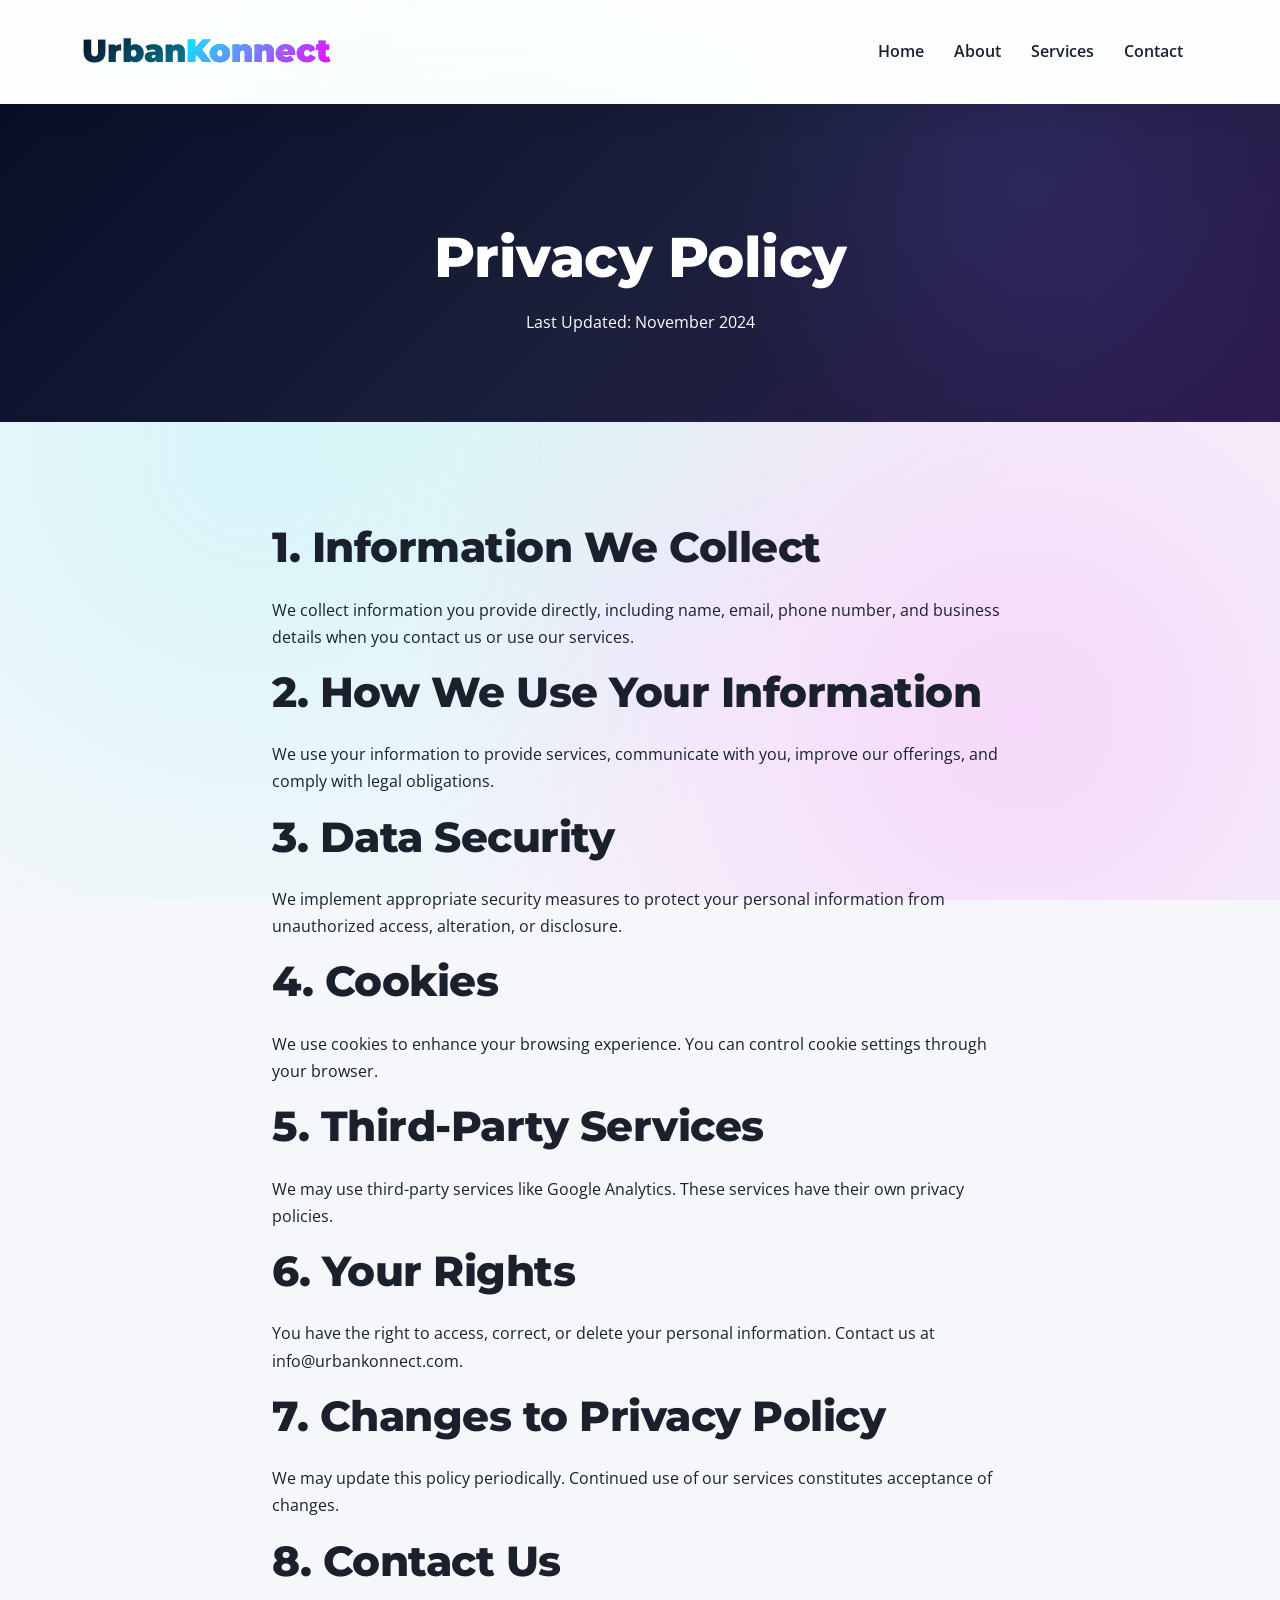
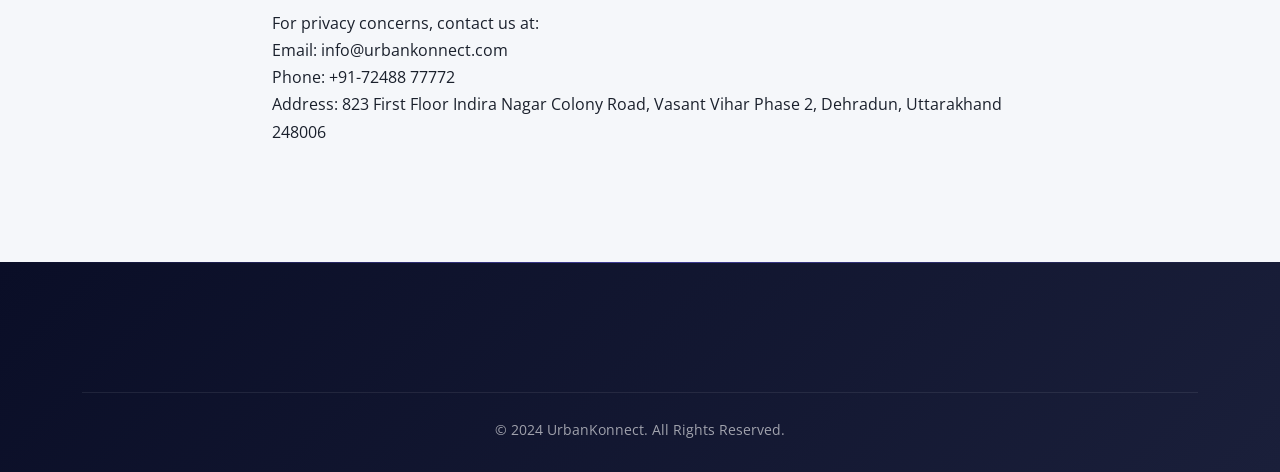
<file: privacy.html>
<!DOCTYPE html>
<html lang="en">
<head>
    <meta charset="UTF-8">
    <meta name="viewport" content="width=device-width, initial-scale=1.0">
    <meta name="description" content="Privacy Policy - UrbanKonnect Digital Marketing Agency. Learn how we protect your data and privacy.">
    <link rel="canonical" href="https://www.urbankonnect.com/privacy.html">
    <title>Privacy Policy | UrbanKonnect</title>
    <link rel="icon" type="image/x-icon" href="images/favicon.ico">
    <link href="https://fonts.googleapis.com/css2?family=Montserrat:wght@400;500;600;700&family=Open+Sans:wght@300;400;600&display=swap" rel="stylesheet">
    <link href="https://cdn.jsdelivr.net/npm/bootstrap@5.3.0/dist/css/bootstrap.min.css" rel="stylesheet">
    <link rel="stylesheet" href="https://cdnjs.cloudflare.com/ajax/libs/font-awesome/6.4.0/css/all.min.css">
    <link rel="stylesheet" href="css/style.css">
</head>
<body>
    <header id="header" class="header">
        <nav class="navbar navbar-expand-lg navbar-light">
            <div class="container">
                <a class="navbar-brand" href="index.html">
                    <span class="logo-text">Urban<span class="highlight">Konnect</span></span>
                </a>
                <button class="navbar-toggler" type="button" data-bs-toggle="collapse" data-bs-target="#navbarNav">
                    <span class="navbar-toggler-icon"></span>
                </button>
                <div class="collapse navbar-collapse" id="navbarNav">
                    <ul class="navbar-nav ms-auto">
                        <li class="nav-item"><a class="nav-link" href="index.html">Home</a></li>
                        <li class="nav-item"><a class="nav-link" href="about.html">About</a></li>
                        <li class="nav-item"><a class="nav-link" href="services.html">Services</a></li>
                        <li class="nav-item"><a class="nav-link" href="contact.html">Contact</a></li>
                    </ul>
                </div>
            </div>
        </nav>
    </header>

    <section class="page-header">
        <div class="container">
            <h1>Privacy Policy</h1>
            <p>Last Updated: November 2024</p>
        </div>
    </section>

    <section class="legal-content py-5">
        <div class="container">
            <div class="row">
                <div class="col-lg-8 mx-auto">
                    <h2>1. Information We Collect</h2>
                    <p>We collect information you provide directly, including name, email, phone number, and business details when you contact us or use our services.</p>

                    <h2>2. How We Use Your Information</h2>
                    <p>We use your information to provide services, communicate with you, improve our offerings, and comply with legal obligations.</p>

                    <h2>3. Data Security</h2>
                    <p>We implement appropriate security measures to protect your personal information from unauthorized access, alteration, or disclosure.</p>

                    <h2>4. Cookies</h2>
                    <p>We use cookies to enhance your browsing experience. You can control cookie settings through your browser.</p>

                    <h2>5. Third-Party Services</h2>
                    <p>We may use third-party services like Google Analytics. These services have their own privacy policies.</p>

                    <h2>6. Your Rights</h2>
                    <p>You have the right to access, correct, or delete your personal information. Contact us at info@urbankonnect.com.</p>

                    <h2>7. Changes to Privacy Policy</h2>
                    <p>We may update this policy periodically. Continued use of our services constitutes acceptance of changes.</p>

                    <h2>8. Contact Us</h2>
                    <p>For privacy concerns, contact us at:<br>
                    Email: info@urbankonnect.com<br>
                    Phone: +91-72488 77772<br>
                    Address: 823 First Floor Indira Nagar Colony Road, Vasant Vihar Phase 2, Dehradun, Uttarakhand 248006</p>
                </div>
            </div>
        </div>
    </section>

    <footer class="footer">
        <div class="container">
            <div class="footer-bottom">
                <p class="copyright text-center">&copy; 2024 UrbanKonnect. All Rights Reserved.</p>
            </div>
        </div>
    </footer>

    <script src="https://cdn.jsdelivr.net/npm/bootstrap@5.3.0/dist/js/bootstrap.bundle.min.js"></script>
    <script src="js/main.js"></script>
</body>
</html>
</file>
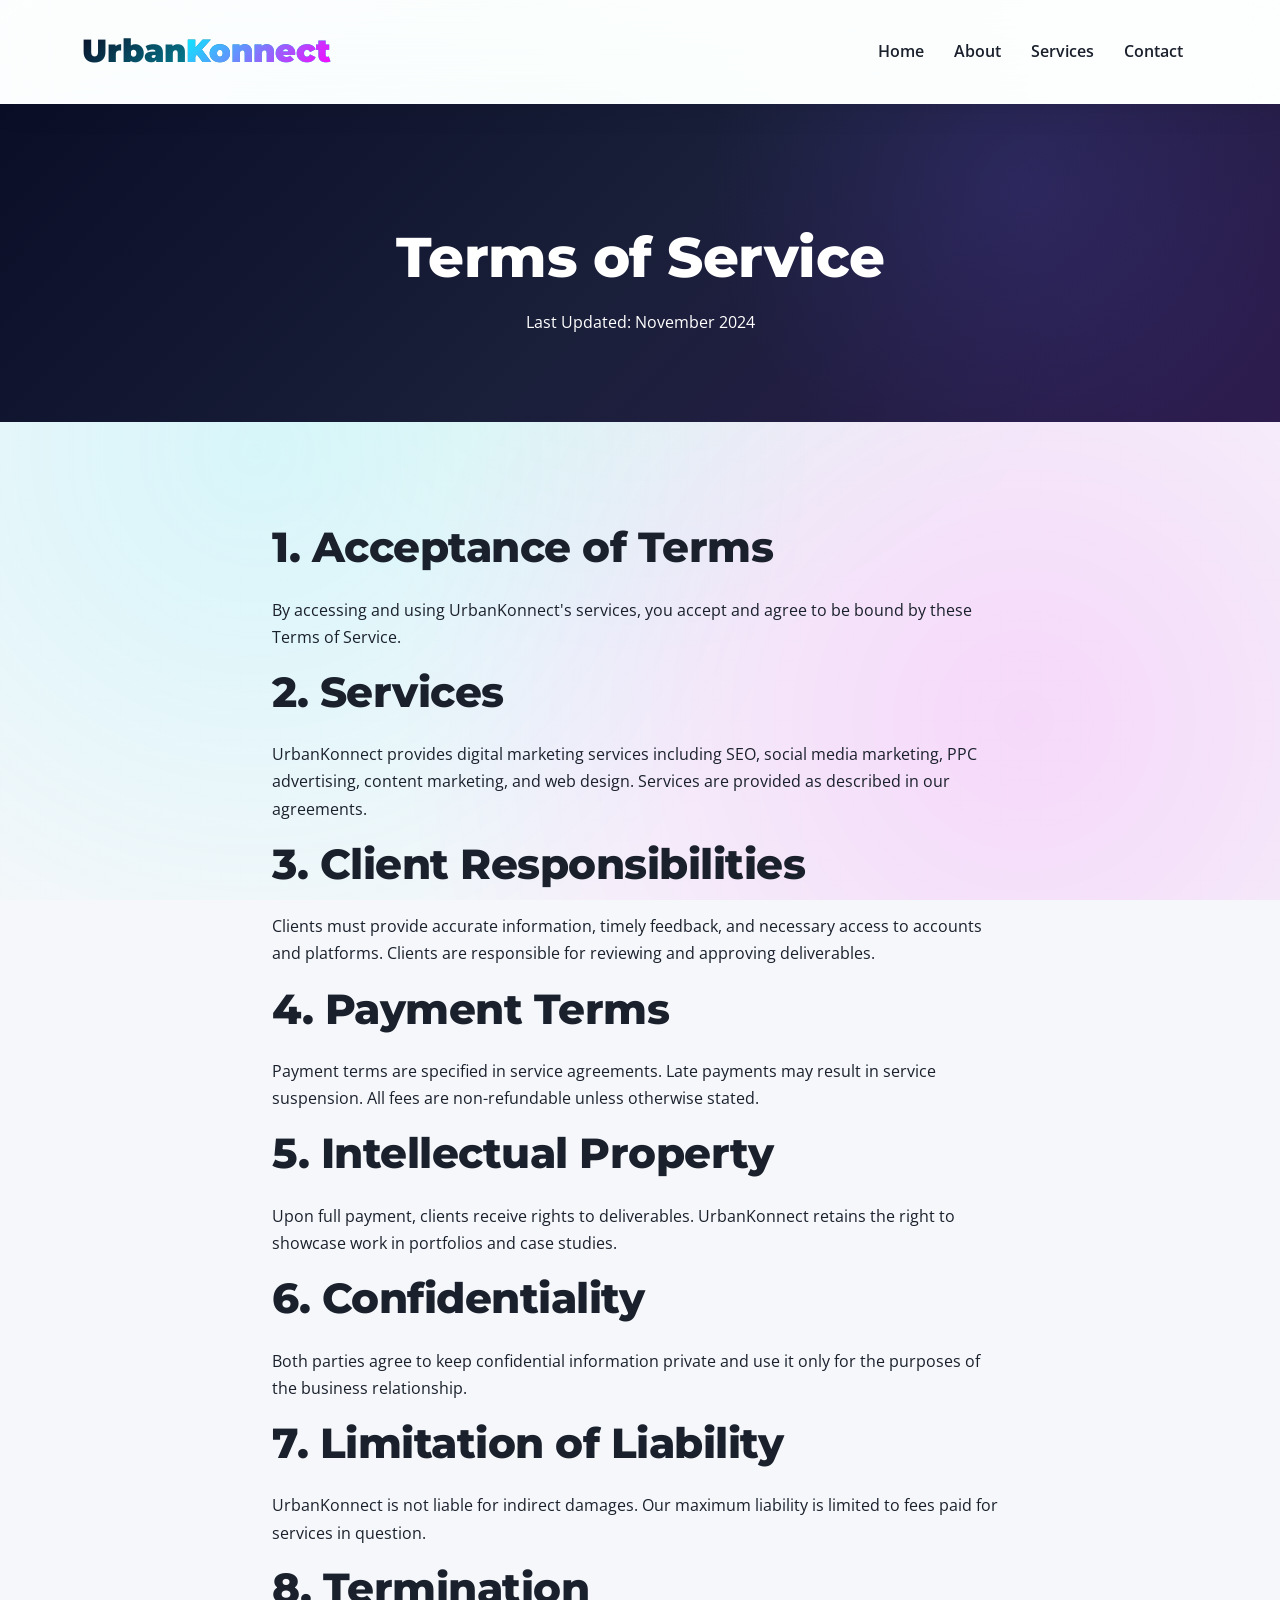
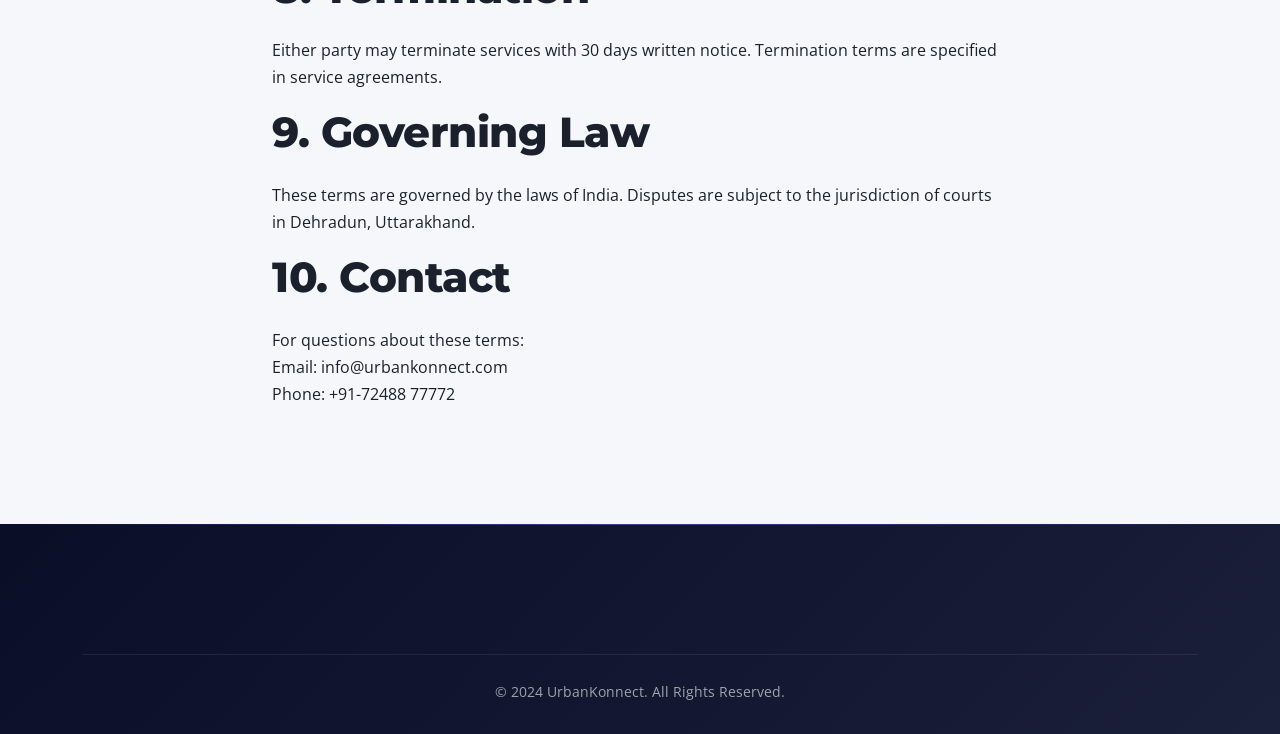
<file: terms.html>
<!DOCTYPE html>
<html lang="en">
<head>
    <meta charset="UTF-8">
    <meta name="viewport" content="width=device-width, initial-scale=1.0">
    <meta name="description" content="Terms of Service - UrbanKonnect Digital Marketing Agency Dehradun.">
    <link rel="canonical" href="https://www.urbankonnect.com/terms.html">
    <title>Terms of Service | UrbanKonnect</title>
    <link rel="icon" type="image/x-icon" href="images/favicon.ico">
    <link href="https://fonts.googleapis.com/css2?family=Montserrat:wght@400;500;600;700&family=Open+Sans:wght@300;400;600&display=swap" rel="stylesheet">
    <link href="https://cdn.jsdelivr.net/npm/bootstrap@5.3.0/dist/css/bootstrap.min.css" rel="stylesheet">
    <link rel="stylesheet" href="https://cdnjs.cloudflare.com/ajax/libs/font-awesome/6.4.0/css/all.min.css">
    <link rel="stylesheet" href="css/style.css">
</head>
<body>
    <header id="header" class="header">
        <nav class="navbar navbar-expand-lg navbar-light">
            <div class="container">
                <a class="navbar-brand" href="index.html">
                    <span class="logo-text">Urban<span class="highlight">Konnect</span></span>
                </a>
                <button class="navbar-toggler" type="button" data-bs-toggle="collapse" data-bs-target="#navbarNav">
                    <span class="navbar-toggler-icon"></span>
                </button>
                <div class="collapse navbar-collapse" id="navbarNav">
                    <ul class="navbar-nav ms-auto">
                        <li class="nav-item"><a class="nav-link" href="index.html">Home</a></li>
                        <li class="nav-item"><a class="nav-link" href="about.html">About</a></li>
                        <li class="nav-item"><a class="nav-link" href="services.html">Services</a></li>
                        <li class="nav-item"><a class="nav-link" href="contact.html">Contact</a></li>
                    </ul>
                </div>
            </div>
        </nav>
    </header>

    <section class="page-header">
        <div class="container">
            <h1>Terms of Service</h1>
            <p>Last Updated: November 2024</p>
        </div>
    </section>

    <section class="legal-content py-5">
        <div class="container">
            <div class="row">
                <div class="col-lg-8 mx-auto">
                    <h2>1. Acceptance of Terms</h2>
                    <p>By accessing and using UrbanKonnect's services, you accept and agree to be bound by these Terms of Service.</p>

                    <h2>2. Services</h2>
                    <p>UrbanKonnect provides digital marketing services including SEO, social media marketing, PPC advertising, content marketing, and web design. Services are provided as described in our agreements.</p>

                    <h2>3. Client Responsibilities</h2>
                    <p>Clients must provide accurate information, timely feedback, and necessary access to accounts and platforms. Clients are responsible for reviewing and approving deliverables.</p>

                    <h2>4. Payment Terms</h2>
                    <p>Payment terms are specified in service agreements. Late payments may result in service suspension. All fees are non-refundable unless otherwise stated.</p>

                    <h2>5. Intellectual Property</h2>
                    <p>Upon full payment, clients receive rights to deliverables. UrbanKonnect retains the right to showcase work in portfolios and case studies.</p>

                    <h2>6. Confidentiality</h2>
                    <p>Both parties agree to keep confidential information private and use it only for the purposes of the business relationship.</p>

                    <h2>7. Limitation of Liability</h2>
                    <p>UrbanKonnect is not liable for indirect damages. Our maximum liability is limited to fees paid for services in question.</p>

                    <h2>8. Termination</h2>
                    <p>Either party may terminate services with 30 days written notice. Termination terms are specified in service agreements.</p>

                    <h2>9. Governing Law</h2>
                    <p>These terms are governed by the laws of India. Disputes are subject to the jurisdiction of courts in Dehradun, Uttarakhand.</p>

                    <h2>10. Contact</h2>
                    <p>For questions about these terms:<br>
                    Email: info@urbankonnect.com<br>
                    Phone: +91-72488 77772</p>
                </div>
            </div>
        </div>
    </section>

    <footer class="footer">
        <div class="container">
            <div class="footer-bottom">
                <p class="copyright text-center">&copy; 2024 UrbanKonnect. All Rights Reserved.</p>
            </div>
        </div>
    </footer>

    <script src="https://cdn.jsdelivr.net/npm/bootstrap@5.3.0/dist/js/bootstrap.bundle.min.js"></script>
    <script src="js/main.js"></script>
</body>
</html>
</file>
<file: css/style.css>
/* UrbanKonnect - Premium 3D Theme */

/* ===== CSS Variables ===== */
:root {
    /* Futuristic Cyberpunk Color Palette */
    --primary-color: #0A0E27;
    --secondary-color: #00F0FF;
    --accent-color: #FF00FF;
    --accent-gold: #FFD700;
    --success-color: #00FF88;
    --warning-color: #FFC107;
    --error-color: #FF0055;
    --bg-color: #F5F7FA;
    --bg-dark: #0A0A14;
    --bg-darker: #05050A;
    --text-color: #1A202C;
    --text-light: #718096;
    --light-gray: #E2E8F0;
    --dark-gray: #4A5568;
    --glass-bg: rgba(0, 240, 255, 0.05);
    --glass-border: rgba(0, 240, 255, 0.2);
    --heading-font: 'Montserrat', sans-serif;
    --body-font: 'Open Sans', sans-serif;

    /* Neon Colors */
    --neon-cyan: #00F0FF;
    --neon-magenta: #FF00FF;
    --neon-green: #00FF88;
    --neon-blue: #0080FF;
    --neon-purple: #8B00FF;

    /* 3D Shadow Variables */
    --shadow-sm: 0 2px 8px rgba(0, 0, 0, 0.1);
    --shadow-md: 0 4px 16px rgba(0, 0, 0, 0.12);
    --shadow-lg: 0 10px 40px rgba(0, 0, 0, 0.15);
    --shadow-xl: 0 20px 60px rgba(0, 0, 0, 0.2);
    --shadow-3d: 0 30px 60px rgba(0, 0, 0, 0.3), 0 15px 30px rgba(0, 0, 0, 0.2);
    --shadow-glow: 0 0 30px rgba(0, 240, 255, 0.5);
    --shadow-glow-magenta: 0 0 30px rgba(255, 0, 255, 0.5);
    --shadow-glow-green: 0 0 30px rgba(0, 255, 136, 0.5);
}

/* ===== Global Styles ===== */
* {
    margin: 0;
    padding: 0;
    box-sizing: border-box;
}

body {
    font-family: var(--body-font);
    font-size: 16px;
    line-height: 1.7;
    color: var(--text-color);
    background-color: var(--bg-color);
    overflow-x: hidden;
    position: relative;
}

/* Futuristic Background Pattern */
body::before {
    content: '';
    position: fixed;
    top: 0;
    left: 0;
    width: 100%;
    height: 100%;
    background:
        radial-gradient(circle at 20% 50%, rgba(0, 240, 255, 0.12) 0%, transparent 50%),
        radial-gradient(circle at 80% 80%, rgba(255, 0, 255, 0.12) 0%, transparent 50%),
        radial-gradient(circle at 50% 20%, rgba(0, 255, 136, 0.08) 0%, transparent 50%);
    z-index: -1;
    pointer-events: none;
}

body::after {
    content: '';
    position: fixed;
    top: 0;
    left: 0;
    width: 100%;
    height: 100%;
    background: url('data:image/svg+xml;utf8,<svg xmlns="http://www.w3.org/2000/svg" width="100" height="100"><defs><pattern id="grid" width="20" height="20" patternUnits="userSpaceOnUse"><path d="M 20 0 L 0 0 0 20" fill="none" stroke="rgba(0,240,255,0.05)" stroke-width="0.5"/></pattern></defs><rect width="100" height="100" fill="url(%23grid)"/></svg>');
    z-index: -1;
    pointer-events: none;
    opacity: 0.3;
}

h1, h2, h3, h4, h5, h6 {
    font-family: var(--heading-font);
    font-weight: 700;
    line-height: 1.2;
    margin-bottom: 1.5rem;
    letter-spacing: -0.5px;
}

h1 { font-size: 56px; font-weight: 800; }
h2 { font-size: 42px; font-weight: 800; }
h3 { font-size: 32px; font-weight: 700; }
h4 { font-size: 24px; font-weight: 700; }

a {
    color: var(--secondary-color);
    text-decoration: none;
    transition: all 0.4s cubic-bezier(0.4, 0, 0.2, 1);
}

a:hover {
    color: var(--accent-color);
}

img {
    max-width: 100%;
    height: auto;
}

.highlight {
    background: linear-gradient(135deg, var(--secondary-color), var(--accent-color));
    -webkit-background-clip: text;
    -webkit-text-fill-color: transparent;
    background-clip: text;
}

/* ===== Gradient Wave Preloader ===== */
#preloader {
    position: fixed;
    top: 0;
    left: 0;
    width: 100%;
    height: 100%;
    background: linear-gradient(135deg, #0f0c29, #302b63, #24243e);
    z-index: 9999;
    display: flex;
    align-items: center;
    justify-content: center;
    overflow: hidden;
}

/* Wave Container */
.wave-container {
    position: absolute;
    top: 0;
    left: 0;
    width: 100%;
    height: 100%;
    overflow: hidden;
}

/* Gradient Waves */
.wave {
    position: absolute;
    bottom: 0;
    left: 0;
    width: 200%;
    height: 100%;
    background-size: 200% 100%;
    opacity: 0.5;
}

.wave-1 {
    background: linear-gradient(90deg,
        rgba(66, 133, 244, 0.3) 0%,
        rgba(138, 43, 226, 0.3) 25%,
        rgba(66, 133, 244, 0.3) 50%,
        rgba(138, 43, 226, 0.3) 75%,
        rgba(66, 133, 244, 0.3) 100%);
    animation: waveFlow1 15s ease-in-out infinite;
    clip-path: polygon(
        0% 60%,
        5% 55%,
        10% 58%,
        15% 52%,
        20% 56%,
        25% 50%,
        30% 54%,
        35% 48%,
        40% 52%,
        45% 46%,
        50% 50%,
        55% 46%,
        60% 52%,
        65% 48%,
        70% 54%,
        75% 50%,
        80% 56%,
        85% 52%,
        90% 58%,
        95% 55%,
        100% 60%,
        100% 100%,
        0% 100%
    );
}

.wave-2 {
    background: linear-gradient(90deg,
        rgba(255, 0, 150, 0.2) 0%,
        rgba(0, 204, 255, 0.2) 25%,
        rgba(255, 0, 150, 0.2) 50%,
        rgba(0, 204, 255, 0.2) 75%,
        rgba(255, 0, 150, 0.2) 100%);
    animation: waveFlow2 12s ease-in-out infinite;
    clip-path: polygon(
        0% 70%,
        5% 65%,
        10% 68%,
        15% 62%,
        20% 66%,
        25% 60%,
        30% 64%,
        35% 58%,
        40% 62%,
        45% 56%,
        50% 60%,
        55% 56%,
        60% 62%,
        65% 58%,
        70% 64%,
        75% 60%,
        80% 66%,
        85% 62%,
        90% 68%,
        95% 65%,
        100% 70%,
        100% 100%,
        0% 100%
    );
}

.wave-3 {
    background: linear-gradient(90deg,
        rgba(0, 255, 255, 0.15) 0%,
        rgba(255, 0, 255, 0.15) 25%,
        rgba(0, 255, 255, 0.15) 50%,
        rgba(255, 0, 255, 0.15) 75%,
        rgba(0, 255, 255, 0.15) 100%);
    animation: waveFlow3 18s ease-in-out infinite;
    clip-path: polygon(
        0% 80%,
        5% 75%,
        10% 78%,
        15% 72%,
        20% 76%,
        25% 70%,
        30% 74%,
        35% 68%,
        40% 72%,
        45% 66%,
        50% 70%,
        55% 66%,
        60% 72%,
        65% 68%,
        70% 74%,
        75% 70%,
        80% 76%,
        85% 72%,
        90% 78%,
        95% 75%,
        100% 80%,
        100% 100%,
        0% 100%
    );
}

.wave-4 {
    background: linear-gradient(90deg,
        rgba(66, 133, 244, 0.1) 0%,
        rgba(138, 43, 226, 0.1) 50%,
        rgba(66, 133, 244, 0.1) 100%);
    animation: waveFlow4 20s ease-in-out infinite;
    clip-path: polygon(
        0% 85%,
        5% 80%,
        10% 83%,
        15% 77%,
        20% 81%,
        25% 75%,
        30% 79%,
        35% 73%,
        40% 77%,
        45% 71%,
        50% 75%,
        55% 71%,
        60% 77%,
        65% 73%,
        70% 79%,
        75% 75%,
        80% 81%,
        85% 77%,
        90% 83%,
        95% 80%,
        100% 85%,
        100% 100%,
        0% 100%
    );
}

@keyframes waveFlow1 {
    0%, 100% {
        transform: translateX(0) translateY(0);
        background-position: 0% 50%;
    }
    50% {
        transform: translateX(-25%) translateY(-10px);
        background-position: 100% 50%;
    }
}

@keyframes waveFlow2 {
    0%, 100% {
        transform: translateX(0) translateY(0);
        background-position: 0% 50%;
    }
    50% {
        transform: translateX(-30%) translateY(-15px);
        background-position: 100% 50%;
    }
}

@keyframes waveFlow3 {
    0%, 100% {
        transform: translateX(0) translateY(0);
        background-position: 0% 50%;
    }
    50% {
        transform: translateX(-20%) translateY(-8px);
        background-position: 100% 50%;
    }
}

@keyframes waveFlow4 {
    0%, 100% {
        transform: translateX(0) translateY(0);
        background-position: 0% 50%;
    }
    50% {
        transform: translateX(-35%) translateY(-5px);
        background-position: 100% 50%;
    }
}

/* Preloader Content */
.preloader-content {
    text-align: center;
    position: relative;
    z-index: 10;
}

/* Logo Text */
.logo-preloader {
    margin-bottom: 30px;
}

.logo-text-preloader {
    font-family: var(--heading-font);
    font-size: 56px;
    font-weight: 900;
    color: #fff;
    text-shadow:
        0 0 20px rgba(255, 255, 255, 0.5),
        0 0 40px rgba(66, 133, 244, 0.3);
    animation: logoFloat 3s ease-in-out infinite;
    white-space: nowrap;
    overflow: visible;
    text-align: center;
    will-change: transform;
    -webkit-transform: translate3d(0, 0, 0);
    transform: translate3d(0, 0, 0);
    -webkit-font-smoothing: antialiased;
    -moz-osx-font-smoothing: grayscale;
}

.highlight-preloader {
    background: linear-gradient(135deg, #4285f4, #8a2be2, #ff0096);
    background-size: 200% 200%;
    -webkit-background-clip: text;
    -webkit-text-fill-color: transparent;
    background-clip: text;
    animation: gradientShift 3s ease-in-out infinite;
}

@keyframes logoFloat {
    0%, 100% {
        transform: translateY(0);
        text-shadow:
            0 0 20px rgba(255, 255, 255, 0.5),
            0 0 40px rgba(66, 133, 244, 0.3);
    }
    50% {
        transform: translateY(-10px);
        text-shadow:
            0 0 30px rgba(255, 255, 255, 0.7),
            0 0 60px rgba(138, 43, 226, 0.5);
    }
}

@keyframes gradientShift {
    0%, 100% {
        background-position: 0% 50%;
    }
    50% {
        background-position: 100% 50%;
    }
}

/* Loading Message */
.loading-text {
    margin-top: 30px;
}

.loading-message {
    font-family: var(--body-font);
    font-size: 18px;
    font-weight: 400;
    color: rgba(255, 255, 255, 0.8);
    letter-spacing: 3px;
    text-transform: uppercase;
    animation: messagePulse 2s ease-in-out infinite;
    margin: 0;
}

@keyframes messagePulse {
    0%, 100% {
        opacity: 0.6;
    }
    50% {
        opacity: 1;
    }
}

/* Preloader Hide Animation */
#preloader.hidden {
    animation: preloaderFadeOut 0.6s cubic-bezier(0.4, 0, 0.2, 1) forwards;
}

@keyframes preloaderFadeOut {
    0% {
        opacity: 1;
        visibility: visible;
    }
    100% {
        opacity: 0;
        visibility: hidden;
    }
}

/* Preloader Responsive Styles */
@media (max-width: 768px) {
    #preloader {
        display: none !important;
    }
}

/* Hero Section Responsive Styles */
@media (max-width: 991px) {
    .hero-image {
        display: none !important;
    }

    .hero-section {
        padding-top: 100px;
    }

    .hero-section .row {
        min-height: auto !important;
        padding: 60px 0 60px 0;
    }

    .hero-section .col-lg-7 {
        max-width: 100%;
        flex: 0 0 100%;
        text-align: center;
    }

    .hero-stats {
        justify-content: center;
    }

    .hero-buttons {
        justify-content: center;
    }
}

@media (max-width: 768px) {
    .hero-section {
        padding-top: 80px;
    }

    .hero-section .row {
        padding: 40px 0 40px 0;
    }

    .hero-title {
        font-size: 32px !important;
    }

    .hero-subtitle {
        font-size: 16px !important;
    }
}

/* ===== Header/Navigation ===== */
.header {
    background: rgba(255, 255, 255, 0.8);
    backdrop-filter: blur(20px);
    -webkit-backdrop-filter: blur(20px);
    box-shadow: 0 4px 30px rgba(0, 0, 0, 0.08);
    border-bottom: 1px solid rgba(255, 255, 255, 0.2);
    position: sticky;
    top: 0;
    z-index: 1000;
    transition: all 0.4s cubic-bezier(0.4, 0, 0.2, 1);
}

.header.scrolled {
    background: rgba(255, 255, 255, 0.95);
    box-shadow: 0 8px 40px rgba(0, 0, 0, 0.12);
}

.navbar {
    padding: 1.2rem 0;
}

.navbar-brand .logo-text {
    font-family: var(--heading-font);
    font-size: 32px;
    font-weight: 900;
    background: linear-gradient(135deg, var(--primary-color), var(--secondary-color));
    -webkit-background-clip: text;
    -webkit-text-fill-color: transparent;
    background-clip: text;
    transition: all 0.4s ease;
}

.navbar-brand:hover .logo-text {
    filter: brightness(1.2);
    transform: scale(1.05);
}

.nav-link {
    font-weight: 600;
    color: var(--text-color) !important;
    margin: 0 15px;
    padding: 8px 0 !important;
    position: relative;
    transition: all 0.4s cubic-bezier(0.4, 0, 0.2, 1);
}

.nav-link::before {
    content: '';
    position: absolute;
    bottom: 0;
    left: 50%;
    width: 0;
    height: 3px;
    background: linear-gradient(90deg, var(--secondary-color), var(--accent-color));
    transform: translateX(-50%);
    transition: width 0.4s cubic-bezier(0.4, 0, 0.2, 1);
    border-radius: 2px;
}

.nav-link:hover::before,
.nav-link.active::before {
    width: 100%;
}

.nav-link:hover,
.nav-link.active {
    color: var(--secondary-color) !important;
}

.nav-btn {
    margin-left: 20px;
    padding: 10px 28px !important;
    border-radius: 50px;
    background: linear-gradient(135deg, var(--secondary-color), var(--accent-color));
    color: #fff !important;
    box-shadow: 0 4px 15px rgba(0, 240, 255, 0.4), 0 0 20px rgba(0, 240, 255, 0.2);
    transition: all 0.4s cubic-bezier(0.4, 0, 0.2, 1);
}

.nav-btn:hover {
    transform: translateY(-2px);
    box-shadow: 0 8px 25px rgba(0, 240, 255, 0.6), 0 0 40px rgba(0, 240, 255, 0.3);
}

/* ===== Premium Buttons ===== */
.btn {
    font-family: var(--heading-font);
    font-weight: 600;
    padding: 14px 35px;
    border-radius: 50px;
    transition: all 0.4s cubic-bezier(0.4, 0, 0.2, 1);
    border: none;
    position: relative;
    overflow: hidden;
    z-index: 1;
}

.btn::before {
    content: '';
    position: absolute;
    top: 0;
    left: 0;
    width: 100%;
    height: 100%;
    background: linear-gradient(135deg, rgba(255, 255, 255, 0.2), transparent);
    opacity: 0;
    transition: opacity 0.4s ease;
    z-index: -1;
}

.btn:hover::before {
    opacity: 1;
}

.btn-primary {
    background: linear-gradient(135deg, var(--secondary-color), var(--accent-color));
    color: #fff;
    box-shadow: 0 8px 20px rgba(0, 240, 255, 0.4), 0 0 30px rgba(0, 240, 255, 0.2);
}

.btn-primary:hover {
    transform: translateY(-3px) scale(1.02);
    box-shadow: 0 15px 35px rgba(0, 240, 255, 0.6), 0 0 50px rgba(0, 240, 255, 0.3);
}

.btn-outline-primary {
    border: 2px solid var(--secondary-color);
    color: var(--secondary-color);
    background: transparent;
    position: relative;
    overflow: hidden;
}

.btn-outline-primary::after {
    content: '';
    position: absolute;
    top: 0;
    left: -100%;
    width: 100%;
    height: 100%;
    background: linear-gradient(135deg, var(--secondary-color), var(--accent-color));
    transition: left 0.4s cubic-bezier(0.4, 0, 0.2, 1);
    z-index: -1;
}

.btn-outline-primary:hover::after {
    left: 0;
}

.btn-outline-primary:hover {
    color: #fff;
    border-color: var(--accent-color);
    transform: translateY(-3px);
}

.btn-outline-light {
    border: 2px solid rgba(255, 255, 255, 0.8);
    color: #fff;
    background: rgba(255, 255, 255, 0.1);
    backdrop-filter: blur(10px);
}

.btn-outline-light:hover {
    background: #fff;
    color: var(--primary-color);
    transform: translateY(-3px);
    box-shadow: 0 10px 30px rgba(255, 255, 255, 0.3);
}

/* ===== Hero Section - Premium 3D ===== */
.hero-section {
    position: relative;
    min-height: 100vh;
    display: flex;
    align-items: center;
    background: linear-gradient(135deg, #0A0E27 0%, #1A1F3A 50%, #2D1B4E 100%);
    color: #fff;
    overflow: hidden;
    padding-top: 80px;
}

/* Animated Background Shapes */
.hero-section::before {
    content: '';
    position: absolute;
    top: -50%;
    right: -10%;
    width: 80%;
    height: 80%;
    background: radial-gradient(circle, rgba(108, 99, 255, 0.15) 0%, transparent 70%);
    border-radius: 50%;
    animation: float 20s ease-in-out infinite;
}

.hero-section::after {
    content: '';
    position: absolute;
    bottom: -30%;
    left: -10%;
    width: 60%;
    height: 60%;
    background: radial-gradient(circle, rgba(255, 0, 255, 0.2) 0%, transparent 70%);
    border-radius: 50%;
    animation: float 25s ease-in-out infinite reverse;
    filter: blur(40px);
}

@keyframes float {
    0%, 100% { transform: translate(0, 0) scale(1); }
    33% { transform: translate(30px, -30px) scale(1.1); }
    66% { transform: translate(-20px, 20px) scale(0.9); }
}

.hero-background {
    position: absolute;
    top: 0;
    left: 0;
    right: 0;
    bottom: 0;
    background: url('/images/hero/gradient-bg.jpg') no-repeat center center;
    background-size: cover;
    opacity: 0.1;
}

.gradient-overlay {
    position: absolute;
    top: 0;
    left: 0;
    right: 0;
    bottom: 0;
    background: linear-gradient(135deg, rgba(10, 10, 20, 0.95) 0%, rgba(20, 5, 30, 0.9) 50%, rgba(5, 5, 20, 0.95) 100%);
}

.hero-section .container {
    position: relative;
    z-index: 2;
}

.hero-title {
    font-size: 68px;
    font-weight: 900;
    margin-bottom: 25px;
    line-height: 1.1;
    background: linear-gradient(135deg, #fff 0%, #00F0FF 50%, #FF00FF 100%);
    -webkit-background-clip: text;
    -webkit-text-fill-color: transparent;
    background-clip: text;
    filter: drop-shadow(0 0 30px rgba(0, 240, 255, 0.5));
}

.hero-subtitle {
    font-size: 22px;
    margin-bottom: 35px;
    opacity: 0.9;
    color: rgba(255, 255, 255, 0.85);
    font-weight: 400;
}

.hero-stats {
    display: flex;
    gap: 40px;
    margin: 35px 0;
}

.stat-item {
    display: flex;
    align-items: center;
    gap: 12px;
    padding: 15px 25px;
    background: rgba(255, 255, 255, 0.05);
    backdrop-filter: blur(10px);
    border-radius: 50px;
    border: 1px solid rgba(255, 255, 255, 0.1);
    transition: all 0.4s cubic-bezier(0.4, 0, 0.2, 1);
}

.stat-item:hover {
    background: rgba(0, 240, 255, 0.1);
    transform: translateY(-5px);
    box-shadow: 0 10px 30px rgba(0, 240, 255, 0.4), 0 0 40px rgba(0, 240, 255, 0.2);
    border-color: rgba(0, 240, 255, 0.3);
}

.stat-item i {
    font-size: 28px;
    background: linear-gradient(135deg, var(--accent-gold), var(--accent-color));
    -webkit-background-clip: text;
    -webkit-text-fill-color: transparent;
    background-clip: text;
}

.hero-buttons {
    display: flex;
    gap: 20px;
    margin-top: 40px;
}

.scroll-indicator {
    position: absolute;
    bottom: 40px;
    left: 50%;
    transform: translateX(-50%);
    z-index: 3;
}

.scroll-indicator a {
    color: #fff;
    font-size: 32px;
    animation: bounce 2s infinite;
    filter: drop-shadow(0 0 10px rgba(108, 99, 255, 0.5));
}

@keyframes bounce {
    0%, 20%, 50%, 80%, 100% { transform: translateY(0); }
    40% { transform: translateY(-15px); }
    60% { transform: translateY(-8px); }
}

/* ===== Section Styles ===== */
.section-tag {
    display: inline-block;
    background: linear-gradient(135deg, var(--secondary-color), var(--accent-color));
    -webkit-background-clip: text;
    -webkit-text-fill-color: transparent;
    background-clip: text;
    font-weight: 700;
    font-size: 14px;
    text-transform: uppercase;
    letter-spacing: 2px;
    margin-bottom: 15px;
    position: relative;
    padding-left: 50px;
}

.section-tag::before {
    content: '';
    position: absolute;
    left: 0;
    top: 50%;
    transform: translateY(-50%);
    width: 40px;
    height: 3px;
    background: linear-gradient(90deg, var(--secondary-color), var(--accent-color));
    border-radius: 2px;
}

.section-title {
    font-size: 48px;
    color: var(--primary-color);
    margin-bottom: 20px;
    letter-spacing: -1px;
}

.section-description {
    font-size: 19px;
    color: var(--text-light);
    max-width: 750px;
    margin: 0 auto;
    line-height: 1.8;
}

section {
    padding: 100px 0;
    position: relative;
}

.bg-light {
    background-color: var(--bg-color) !important;
}

/* ===== 3D Service Cards ===== */
.service-card {
    background: #fff;
    padding: 45px 35px;
    border-radius: 24px;
    box-shadow: var(--shadow-lg);
    transition: all 0.6s cubic-bezier(0.4, 0, 0.2, 1);
    height: 100%;
    position: relative;
    overflow: hidden;
    transform-style: preserve-3d;
    perspective: 1000px;
}

.service-card::before {
    content: '';
    position: absolute;
    top: 0;
    left: 0;
    width: 100%;
    height: 100%;
    background: linear-gradient(135deg, rgba(0, 240, 255, 0.08), rgba(255, 0, 255, 0.08));
    opacity: 0;
    transition: opacity 0.4s ease;
    border-radius: 24px;
}

.service-card:hover::before {
    opacity: 1;
}

.service-card:hover {
    transform: translateY(-20px) rotateX(5deg) rotateY(5deg) scale(1.02);
    box-shadow: var(--shadow-3d), 0 0 50px rgba(0, 240, 255, 0.4), 0 0 80px rgba(0, 240, 255, 0.2);
    border: 1px solid rgba(0, 240, 255, 0.3);
}

.service-icon {
    width: 90px;
    height: 90px;
    background: linear-gradient(135deg, var(--secondary-color), var(--accent-color));
    border-radius: 20px;
    display: flex;
    align-items: center;
    justify-content: center;
    margin: 0 auto 25px;
    font-size: 40px;
    color: #fff;
    box-shadow: 0 10px 30px rgba(0, 240, 255, 0.4), 0 0 40px rgba(0, 240, 255, 0.2);
    transition: all 0.6s cubic-bezier(0.4, 0, 0.2, 1);
    position: relative;
    transform-style: preserve-3d;
}

.service-icon::after {
    content: '';
    position: absolute;
    width: 100%;
    height: 100%;
    background: inherit;
    border-radius: inherit;
    filter: blur(20px);
    opacity: 0.6;
    z-index: -1;
}

.service-card:hover .service-icon {
    transform: rotateY(360deg) scale(1.1);
    box-shadow: 0 15px 40px rgba(0, 240, 255, 0.6), 0 0 60px rgba(0, 240, 255, 0.4);
}

.service-card h3 {
    font-size: 26px;
    margin-bottom: 18px;
    color: var(--primary-color);
}

.service-features {
    list-style: none;
    padding: 0;
    margin: 25px 0;
}

.service-features li {
    padding: 10px 0;
    color: var(--dark-gray);
    display: flex;
    align-items: center;
    gap: 12px;
}

.service-features i {
    color: var(--success-color);
    font-size: 18px;
}

.service-link {
    color: var(--secondary-color);
    font-weight: 700;
    display: inline-flex;
    align-items: center;
    gap: 8px;
    margin-top: 15px;
    position: relative;
}

.service-link::after {
    content: '→';
    transition: transform 0.3s ease;
}

.service-link:hover::after {
    transform: translateX(5px);
}

/* ===== Stats/Achievements with 3D Effect ===== */
.stat-box,
.achievement-card {
    text-align: center;
    padding: 40px 25px;
    background: #fff;
    border-radius: 20px;
    box-shadow: var(--shadow-md);
    transition: all 0.5s cubic-bezier(0.4, 0, 0.2, 1);
    position: relative;
    overflow: hidden;
}

.stat-box::before,
.achievement-card::before {
    content: '';
    position: absolute;
    top: 0;
    left: 0;
    width: 100%;
    height: 4px;
    background: linear-gradient(90deg, var(--secondary-color), var(--accent-color));
}

.stat-box:hover,
.achievement-card:hover {
    transform: translateY(-10px) scale(1.05);
    box-shadow: var(--shadow-xl);
}

.stat-number,
.achievement-number {
    font-size: 54px;
    font-weight: 900;
    background: linear-gradient(135deg, var(--secondary-color), var(--accent-color));
    -webkit-background-clip: text;
    -webkit-text-fill-color: transparent;
    background-clip: text;
    display: block;
    margin-bottom: 10px;
}

.stat-label {
    color: var(--dark-gray);
    font-size: 15px;
    font-weight: 600;
    text-transform: uppercase;
    letter-spacing: 1px;
}

.achievement-icon {
    font-size: 56px;
    background: linear-gradient(135deg, var(--secondary-color), var(--accent-color));
    -webkit-background-clip: text;
    -webkit-text-fill-color: transparent;
    background-clip: text;
    margin-bottom: 20px;
    transition: transform 0.5s ease;
}

.achievement-card:hover .achievement-icon {
    transform: rotateY(360deg) scale(1.2);
}

/* ===== Portfolio Cards with 3D Depth ===== */
.portfolio-card,
.case-study-card {
    background: #fff;
    border-radius: 24px;
    overflow: hidden;
    box-shadow: var(--shadow-lg);
    transition: all 0.6s cubic-bezier(0.4, 0, 0.2, 1);
    height: 100%;
    transform-style: preserve-3d;
}

.portfolio-card:hover,
.case-study-card:hover {
    transform: translateY(-15px) rotateX(3deg);
    box-shadow: var(--shadow-3d);
}

.portfolio-image,
.case-image {
    position: relative;
    overflow: hidden;
    height: 280px;
}

.portfolio-image img,
.case-image img {
    width: 100%;
    height: 100%;
    object-fit: cover;
    transition: transform 0.8s cubic-bezier(0.4, 0, 0.2, 1);
}

.portfolio-card:hover .portfolio-image img,
.case-study-card:hover .case-image img {
    transform: scale(1.15) rotate(2deg);
}

.portfolio-overlay,
.case-overlay {
    position: absolute;
    top: 0;
    left: 0;
    right: 0;
    bottom: 0;
    background: linear-gradient(135deg, rgba(108, 99, 255, 0.95), rgba(255, 107, 157, 0.95));
    display: flex;
    align-items: center;
    justify-content: center;
    opacity: 0;
    transition: opacity 0.4s ease;
    backdrop-filter: blur(10px);
}

.portfolio-card:hover .portfolio-overlay,
.case-study-card:hover .case-overlay {
    opacity: 1;
}

.portfolio-link,
.case-link {
    color: #fff;
    font-weight: 700;
    padding: 12px 30px;
    border: 2px solid #fff;
    border-radius: 50px;
    transition: all 0.3s ease;
    background: rgba(255, 255, 255, 0.1);
    backdrop-filter: blur(10px);
}

.portfolio-link:hover,
.case-link:hover {
    background: #fff;
    color: var(--secondary-color);
    transform: scale(1.1);
}

.portfolio-content,
.case-content {
    padding: 30px;
}

.portfolio-category,
.case-category {
    display: inline-block;
    background: linear-gradient(135deg, var(--secondary-color), var(--accent-color));
    color: #fff;
    padding: 6px 18px;
    border-radius: 50px;
    font-size: 13px;
    font-weight: 700;
    margin-bottom: 12px;
}

.portfolio-results,
.case-results {
    display: flex;
    gap: 15px;
    margin-top: 18px;
    flex-wrap: wrap;
}

.result-badge {
    background: var(--light-gray);
    padding: 8px 16px;
    border-radius: 50px;
    font-size: 13px;
    font-weight: 700;
    color: var(--text-color);
}

.result-badge i {
    color: var(--success-color);
    margin-right: 6px;
}

/* ===== Testimonial Cards - Glassmorphism ===== */
.testimonials-slider .swiper-slide {
    padding: 25px;
}

.testimonial-card {
    background: rgba(255, 255, 255, 0.8);
    backdrop-filter: blur(20px);
    -webkit-backdrop-filter: blur(20px);
    padding: 45px;
    border-radius: 24px;
    box-shadow: var(--shadow-lg);
    border: 1px solid rgba(255, 255, 255, 0.3);
    transition: all 0.5s cubic-bezier(0.4, 0, 0.2, 1);
}

.testimonial-card:hover {
    transform: translateY(-10px);
    box-shadow: var(--shadow-3d);
}

.testimonial-rating {
    color: var(--accent-gold);
    font-size: 20px;
    margin-bottom: 25px;
}

.testimonial-text {
    font-size: 19px;
    font-style: italic;
    color: var(--dark-gray);
    margin-bottom: 30px;
    line-height: 1.8;
}

.testimonial-author {
    display: flex;
    align-items: center;
    gap: 18px;
}

.author-image {
    width: 70px;
    height: 70px;
    border-radius: 50%;
    object-fit: cover;
    border: 3px solid var(--secondary-color);
    box-shadow: 0 5px 20px rgba(108, 99, 255, 0.3);
}

.author-info h4 {
    font-size: 19px;
    margin-bottom: 5px;
    color: var(--primary-color);
}

.author-info p {
    font-size: 14px;
    color: var(--text-light);
    margin: 0;
}

/* Swiper Navigation Buttons - Premium Style */
.testimonials-slider .swiper-button-next,
.testimonials-slider .swiper-button-prev {
    width: 55px;
    height: 55px;
    background: linear-gradient(135deg, var(--secondary-color), var(--accent-color));
    border-radius: 50%;
    box-shadow: 0 5px 20px rgba(108, 99, 255, 0.3);
    color: #fff;
    transition: all 0.4s ease;
}

.testimonials-slider .swiper-button-next:after,
.testimonials-slider .swiper-button-prev:after {
    font-size: 20px;
    font-weight: bold;
}

.testimonials-slider .swiper-button-next:hover,
.testimonials-slider .swiper-button-prev:hover {
    transform: scale(1.1);
    box-shadow: 0 8px 30px rgba(108, 99, 255, 0.5);
}

/* Swiper Pagination - Premium Style */
.testimonials-slider .swiper-pagination-bullet {
    width: 12px;
    height: 12px;
    background: var(--dark-gray);
    opacity: 0.4;
    transition: all 0.3s ease;
}

.testimonials-slider .swiper-pagination-bullet-active {
    background: linear-gradient(135deg, var(--secondary-color), var(--accent-color));
    opacity: 1;
    width: 30px;
    border-radius: 10px;
}

/* ===== Team Cards - 3D Effect ===== */
.team-card {
    background: #fff;
    border-radius: 24px;
    overflow: hidden;
    box-shadow: var(--shadow-lg);
    transition: all 0.6s cubic-bezier(0.4, 0, 0.2, 1);
    transform-style: preserve-3d;
}

.team-card:hover {
    transform: translateY(-15px) rotateX(5deg);
    box-shadow: var(--shadow-3d);
}

.team-image {
    position: relative;
    overflow: hidden;
    height: 320px;
}

.team-image img {
    width: 100%;
    height: 100%;
    object-fit: cover;
    transition: transform 0.8s cubic-bezier(0.4, 0, 0.2, 1);
}

.team-card:hover .team-image img {
    transform: scale(1.1);
}

.team-social {
    position: absolute;
    bottom: 0;
    left: 0;
    right: 0;
    background: linear-gradient(135deg, rgba(108, 99, 255, 0.95), rgba(255, 107, 157, 0.95));
    backdrop-filter: blur(10px);
    display: flex;
    justify-content: center;
    gap: 18px;
    padding: 18px;
    transform: translateY(100%);
    transition: transform 0.4s cubic-bezier(0.4, 0, 0.2, 1);
}

.team-card:hover .team-social {
    transform: translateY(0);
}

.team-social a {
    width: 40px;
    height: 40px;
    background: rgba(255, 255, 255, 0.2);
    backdrop-filter: blur(10px);
    border-radius: 50%;
    display: flex;
    align-items: center;
    justify-content: center;
    color: #fff;
    font-size: 18px;
    transition: all 0.3s ease;
}

.team-social a:hover {
    background: #fff;
    color: var(--secondary-color);
    transform: translateY(-5px) rotate(360deg);
}

.team-info {
    padding: 30px;
    text-align: center;
}

.team-role {
    color: var(--secondary-color);
    font-weight: 700;
    font-size: 15px;
    text-transform: uppercase;
    letter-spacing: 1px;
}

.team-bio {
    font-size: 15px;
    color: var(--dark-gray);
    line-height: 1.6;
}

/* ===== Blog Cards - Premium 3D ===== */
.blog-card {
    background: #fff;
    border-radius: 24px;
    overflow: hidden;
    box-shadow: var(--shadow-lg);
    margin-bottom: 40px;
    transition: all 0.6s cubic-bezier(0.4, 0, 0.2, 1);
    transform-style: preserve-3d;
}

.blog-card:hover {
    transform: translateY(-10px) rotateX(2deg);
    box-shadow: var(--shadow-3d);
}

.blog-image {
    position: relative;
    height: 320px;
    overflow: hidden;
}

.blog-image img {
    width: 100%;
    height: 100%;
    object-fit: cover;
    transition: transform 0.8s cubic-bezier(0.4, 0, 0.2, 1);
}

.blog-card:hover .blog-image img {
    transform: scale(1.1) rotate(2deg);
}

.blog-category {
    position: absolute;
    top: 25px;
    left: 25px;
    background: linear-gradient(135deg, var(--secondary-color), var(--accent-color));
    color: #fff;
    padding: 8px 20px;
    border-radius: 50px;
    font-size: 13px;
    font-weight: 700;
    box-shadow: 0 5px 20px rgba(108, 99, 255, 0.4);
}

.blog-content {
    padding: 35px;
}

.blog-meta {
    display: flex;
    gap: 25px;
    font-size: 14px;
    color: var(--text-light);
    margin-bottom: 18px;
}

.blog-meta span {
    display: flex;
    align-items: center;
    gap: 8px;
}

.blog-meta i {
    color: var(--secondary-color);
}

.blog-content h2 {
    font-size: 28px;
    margin-bottom: 18px;
}

.blog-content h2 a {
    color: var(--primary-color);
    transition: all 0.3s ease;
}

.blog-content h2 a:hover {
    background: linear-gradient(135deg, var(--secondary-color), var(--accent-color));
    -webkit-background-clip: text;
    -webkit-text-fill-color: transparent;
    background-clip: text;
}

/* ===== Sidebar - Glassmorphism ===== */
.blog-sidebar {
    position: sticky;
    top: 120px;
}

.sidebar-widget {
    background: rgba(255, 255, 255, 0.8);
    backdrop-filter: blur(20px);
    padding: 35px;
    border-radius: 20px;
    box-shadow: var(--shadow-md);
    border: 1px solid rgba(255, 255, 255, 0.3);
    margin-bottom: 30px;
}

.widget-title {
    font-size: 22px;
    margin-bottom: 25px;
    padding-bottom: 18px;
    border-bottom: 3px solid transparent;
    border-image: linear-gradient(90deg, var(--secondary-color), var(--accent-color));
    border-image-slice: 1;
}

.category-list {
    list-style: none;
    padding: 0;
}

.category-list li {
    padding: 12px 0;
    border-bottom: 1px solid rgba(0, 0, 0, 0.05);
    transition: all 0.3s ease;
}

.category-list li:last-child {
    border-bottom: none;
}

.category-list li:hover {
    padding-left: 10px;
}

.category-list a {
    display: flex;
    justify-content: space-between;
    color: var(--text-color);
    font-weight: 600;
}

.category-list a:hover {
    color: var(--secondary-color);
}

.recent-post-item {
    display: flex;
    gap: 15px;
    margin-bottom: 20px;
    padding-bottom: 20px;
    border-bottom: 1px solid rgba(0, 0, 0, 0.05);
}

.recent-post-item:last-child {
    border-bottom: none;
}

.recent-post-item img {
    width: 90px;
    height: 90px;
    object-fit: cover;
    border-radius: 12px;
}

.recent-post-content a {
    display: block;
    font-weight: 600;
    margin-bottom: 6px;
    color: var(--primary-color);
    transition: all 0.3s ease;
}

.recent-post-content a:hover {
    color: var(--secondary-color);
}

.post-date {
    font-size: 13px;
    color: var(--text-light);
}

.tag-cloud {
    display: flex;
    flex-wrap: wrap;
    gap: 10px;
}

.tag {
    background: var(--light-gray);
    padding: 8px 18px;
    border-radius: 50px;
    font-size: 13px;
    font-weight: 600;
    color: var(--text-color);
    transition: all 0.3s ease;
}

.tag:hover {
    background: linear-gradient(135deg, var(--secondary-color), var(--accent-color));
    color: #fff;
    transform: translateY(-3px);
}

/* ===== Contact Forms - Premium Glass ===== */
.contact-form-wrapper,
.contact-info-wrapper {
    background: rgba(255, 255, 255, 0.9);
    backdrop-filter: blur(20px);
    padding: 45px;
    border-radius: 24px;
    box-shadow: var(--shadow-lg);
    border: 1px solid rgba(255, 255, 255, 0.3);
}

.form-label {
    font-weight: 700;
    margin-bottom: 10px;
    color: var(--primary-color);
}

.form-control,
.form-select {
    padding: 14px 18px;
    border: 2px solid rgba(0, 0, 0, 0.08);
    border-radius: 12px;
    transition: all 0.3s ease;
    background: rgba(255, 255, 255, 0.8);
}

.form-control:focus,
.form-select:focus {
    border-color: var(--secondary-color);
    box-shadow: 0 0 0 4px rgba(108, 99, 255, 0.1);
    background: #fff;
}

.contact-benefit {
    display: flex;
    gap: 18px;
    margin-bottom: 30px;
    padding: 20px;
    background: rgba(108, 99, 255, 0.05);
    border-radius: 12px;
    transition: all 0.3s ease;
}

.contact-benefit:hover {
    background: rgba(108, 99, 255, 0.08);
    transform: translateX(5px);
}

.contact-benefit i {
    color: var(--secondary-color);
    font-size: 28px;
    min-width: 32px;
}

.contact-benefit h5 {
    font-size: 18px;
    margin-bottom: 6px;
    color: var(--primary-color);
}

.contact-benefit p {
    font-size: 14px;
    color: var(--text-light);
    margin: 0;
}

.contact-info-card {
    background: #fff;
    padding: 45px 35px;
    border-radius: 24px;
    box-shadow: var(--shadow-lg);
    transition: all 0.6s cubic-bezier(0.4, 0, 0.2, 1);
    text-align: center;
}

.contact-info-card:hover {
    transform: translateY(-10px) scale(1.02);
    box-shadow: var(--shadow-3d);
}

.contact-icon {
    width: 80px;
    height: 80px;
    background: linear-gradient(135deg, var(--secondary-color), var(--accent-color));
    border-radius: 20px;
    display: flex;
    align-items: center;
    justify-content: center;
    margin: 0 auto 25px;
    font-size: 35px;
    color: #fff;
    box-shadow: 0 10px 30px rgba(108, 99, 255, 0.3);
    transition: all 0.6s ease;
}

.contact-info-card:hover .contact-icon {
    transform: rotateY(360deg) scale(1.1);
}

.contact-info-card h4 {
    font-size: 24px;
    margin-bottom: 18px;
}

.contact-info-card a {
    color: var(--text-color);
    font-weight: 600;
}

.contact-info-card a:hover {
    color: var(--secondary-color);
}

/* ===== CTA Section - Premium Dark ===== */
.cta-section {
    background: linear-gradient(135deg, #0A0E27 0%, #1A1F3A 50%, #2D1B4E 100%);
    color: #fff;
    position: relative;
    overflow: hidden;
}

.cta-section::before {
    content: '';
    position: absolute;
    top: -50%;
    left: -10%;
    width: 60%;
    height: 150%;
    background: radial-gradient(circle, rgba(108, 99, 255, 0.15) 0%, transparent 70%);
    animation: float 20s ease-in-out infinite;
}

.cta-content {
    max-width: 850px;
    margin: 0 auto;
    position: relative;
    z-index: 2;
}

.cta-content h2 {
    font-size: 48px;
    color: #fff;
    margin-bottom: 25px;
}

.cta-buttons {
    display: flex;
    gap: 20px;
    justify-content: center;
    margin-top: 35px;
    flex-wrap: wrap;
}

.cta-features {
    display: flex;
    justify-content: center;
    gap: 35px;
    flex-wrap: wrap;
    margin-top: 40px;
}

.cta-feature {
    display: flex;
    align-items: center;
    gap: 12px;
}

.cta-feature i {
    background: linear-gradient(135deg, var(--accent-gold), var(--accent-color));
    -webkit-background-clip: text;
    -webkit-text-fill-color: transparent;
    background-clip: text;
    font-size: 24px;
}

/* ===== Footer - Premium Dark ===== */
.footer {
    background: linear-gradient(135deg, #0A0E27 0%, #1A1F3A 100%);
    color: #fff;
    padding: 80px 0 30px;
    position: relative;
}

.footer::before {
    content: '';
    position: absolute;
    top: 0;
    left: 0;
    right: 0;
    height: 1px;
    background: linear-gradient(90deg, transparent, rgba(108, 99, 255, 0.5), transparent);
}

.footer-logo {
    font-family: var(--heading-font);
    font-size: 32px;
    font-weight: 900;
    margin-bottom: 12px;
    background: linear-gradient(135deg, #fff, var(--secondary-color));
    -webkit-background-clip: text;
    -webkit-text-fill-color: transparent;
    background-clip: text;
}

.footer-tagline {
    font-size: 15px;
    background: linear-gradient(90deg, var(--accent-gold), var(--accent-color));
    -webkit-background-clip: text;
    -webkit-text-fill-color: transparent;
    background-clip: text;
    margin-bottom: 18px;
    font-weight: 600;
}

.social-links {
    display: flex;
    gap: 15px;
    margin-top: 25px;
}

.social-links a {
    width: 45px;
    height: 45px;
    background: rgba(255,255,255,0.08);
    backdrop-filter: blur(10px);
    border-radius: 50%;
    display: flex;
    align-items: center;
    justify-content: center;
    color: #fff;
    transition: all 0.4s cubic-bezier(0.4, 0, 0.2, 1);
    border: 1px solid rgba(255, 255, 255, 0.1);
}

.social-links a:hover {
    background: linear-gradient(135deg, var(--secondary-color), var(--accent-color));
    transform: translateY(-5px) rotate(360deg);
    box-shadow: 0 8px 25px rgba(108, 99, 255, 0.4);
}

.footer-heading {
    font-size: 20px;
    margin-bottom: 25px;
    font-weight: 800;
}

.footer-links {
    list-style: none;
    padding: 0;
}

.footer-links li {
    margin-bottom: 12px;
}

.footer-links a {
    color: rgba(255,255,255,0.7);
    transition: all 0.3s ease;
    display: inline-block;
}

.footer-links a:hover {
    color: var(--accent-color);
    transform: translateX(5px);
}

.footer-contact {
    list-style: none;
    padding: 0;
}

.footer-contact li {
    display: flex;
    gap: 12px;
    margin-bottom: 18px;
    color: rgba(255,255,255,0.7);
    align-items: flex-start;
}

.footer-contact i {
    background: linear-gradient(135deg, var(--accent-gold), var(--accent-color));
    -webkit-background-clip: text;
    -webkit-text-fill-color: transparent;
    background-clip: text;
    width: 24px;
    font-size: 18px;
}

.footer-bottom {
    margin-top: 50px;
    padding-top: 25px;
    border-top: 1px solid rgba(255,255,255,0.08);
}

.copyright {
    color: rgba(255,255,255,0.6);
    font-size: 14px;
    margin: 0;
}

.footer-bottom-links {
    list-style: none;
    display: flex;
    gap: 25px;
    justify-content: flex-end;
    margin: 0;
    padding: 0;
}

.footer-bottom-links a {
    color: rgba(255,255,255,0.6);
    font-size: 14px;
    transition: all 0.3s ease;
}

.footer-bottom-links a:hover {
    color: var(--accent-color);
}

/* ===== Back to Top - Premium 3D ===== */
.back-to-top {
    position: fixed;
    bottom: 35px;
    right: 35px;
    width: 55px;
    height: 55px;
    background: linear-gradient(135deg, var(--secondary-color), var(--accent-color));
    color: #fff;
    border: none;
    border-radius: 50%;
    font-size: 22px;
    cursor: pointer;
    display: none;
    z-index: 999;
    transition: all 0.4s cubic-bezier(0.4, 0, 0.2, 1);
    box-shadow: 0 8px 25px rgba(108, 99, 255, 0.4);
}

.back-to-top:hover {
    transform: translateY(-8px) scale(1.1);
    box-shadow: 0 15px 40px rgba(108, 99, 255, 0.5);
}

.back-to-top.show {
    display: flex;
    align-items: center;
    justify-content: center;
}

/* ===== WhatsApp Float - Premium Style ===== */
.whatsapp-float {
    position: fixed;
    bottom: 100px;
    right: 35px;
    width: 65px;
    height: 65px;
    background: linear-gradient(135deg, #25D366, #128C7E);
    color: #fff;
    border-radius: 50%;
    display: flex;
    align-items: center;
    justify-content: center;
    font-size: 34px;
    box-shadow: 0 8px 25px rgba(37, 211, 102, 0.4);
    z-index: 999;
    transition: all 0.4s cubic-bezier(0.4, 0, 0.2, 1);
}

.whatsapp-float:hover {
    transform: scale(1.15) rotate(360deg);
    box-shadow: 0 12px 35px rgba(37, 211, 102, 0.6);
    color: #fff;
}

/* ===== Page Header - Premium Gradient ===== */
.page-header {
    background: linear-gradient(135deg, #0A0E27 0%, #1A1F3A 50%, #2D1B4E 100%);
    color: #fff;
    padding: 120px 0 70px;
    text-align: center;
    position: relative;
    overflow: hidden;
}

.page-header::before {
    content: '';
    position: absolute;
    top: -50%;
    right: -10%;
    width: 60%;
    height: 150%;
    background: radial-gradient(circle, rgba(108, 99, 255, 0.15) 0%, transparent 70%);
    animation: float 20s ease-in-out infinite;
}

.page-header h1 {
    font-size: 56px;
    margin-bottom: 18px;
    color: #fff;
    position: relative;
    z-index: 2;
}

.breadcrumb {
    background: transparent;
    margin-bottom: 0;
    position: relative;
    z-index: 2;
}

.breadcrumb-item {
    color: rgba(255,255,255,0.7);
}

.breadcrumb-item a {
    color: #fff;
}

.breadcrumb-item.active {
    background: linear-gradient(90deg, var(--accent-gold), var(--accent-color));
    -webkit-background-clip: text;
    -webkit-text-fill-color: transparent;
    background-clip: text;
}

/* ===== Portfolio Filters - Premium Pills ===== */
.portfolio-filters {
    margin-bottom: 50px;
}

.filter-btn {
    background: #fff;
    border: 2px solid rgba(0, 0, 0, 0.08);
    padding: 12px 30px;
    margin: 6px;
    border-radius: 50px;
    font-weight: 700;
    color: var(--text-color);
    cursor: pointer;
    transition: all 0.4s cubic-bezier(0.4, 0, 0.2, 1);
    box-shadow: var(--shadow-sm);
}

.filter-btn:hover,
.filter-btn.active {
    background: linear-gradient(135deg, var(--secondary-color), var(--accent-color));
    border-color: transparent;
    color: #fff;
    transform: translateY(-3px);
    box-shadow: 0 8px 25px rgba(108, 99, 255, 0.3);
}

/* ===== Process Cards - 3D Elevated ===== */
.process-card {
    background: #fff;
    padding: 45px 35px;
    border-radius: 24px;
    box-shadow: var(--shadow-lg);
    position: relative;
    transition: all 0.6s cubic-bezier(0.4, 0, 0.2, 1);
    overflow: hidden;
}

.process-card::before {
    content: '';
    position: absolute;
    top: 0;
    left: 0;
    width: 100%;
    height: 4px;
    background: linear-gradient(90deg, var(--secondary-color), var(--accent-color));
}

.process-card:hover {
    transform: translateY(-15px) scale(1.02);
    box-shadow: var(--shadow-3d);
}

.process-number {
    position: absolute;
    top: 25px;
    right: 25px;
    font-size: 60px;
    font-weight: 900;
    background: linear-gradient(135deg, rgba(108, 99, 255, 0.1), rgba(255, 107, 157, 0.1));
    -webkit-background-clip: text;
    -webkit-text-fill-color: transparent;
    background-clip: text;
}

.process-icon {
    width: 80px;
    height: 80px;
    background: linear-gradient(135deg, var(--secondary-color), var(--accent-color));
    border-radius: 20px;
    display: flex;
    align-items: center;
    justify-content: center;
    margin: 0 auto 25px;
    font-size: 35px;
    color: #fff;
    box-shadow: 0 10px 30px rgba(108, 99, 255, 0.3);
    transition: all 0.6s ease;
}

.process-card:hover .process-icon {
    transform: rotateY(360deg) scale(1.1);
}

/* ===== FAQ Accordion - Premium Glass ===== */
.accordion-item {
    border: none;
    margin-bottom: 18px;
    box-shadow: var(--shadow-md);
    border-radius: 16px !important;
    overflow: hidden;
    background: rgba(255, 255, 255, 0.9);
    backdrop-filter: blur(10px);
}

.accordion-button {
    font-weight: 700;
    color: var(--primary-color);
    background: rgba(255, 255, 255, 0.9);
    border: none;
    padding: 22px 28px;
    font-size: 17px;
    transition: all 0.3s ease;
}

.accordion-button:not(.collapsed) {
    background: linear-gradient(135deg, var(--secondary-color), var(--accent-color));
    color: #fff;
    box-shadow: 0 5px 20px rgba(108, 99, 255, 0.3);
}

.accordion-button:focus {
    box-shadow: none;
}

.accordion-body {
    padding: 25px 28px;
    color: var(--dark-gray);
    line-height: 1.8;
}

/* ===== Error Page - Premium ===== */
.error-page {
    min-height: 100vh;
    display: flex;
    align-items: center;
    background: linear-gradient(135deg, #0A0E27 0%, #1A1F3A 50%, #2D1B4E 100%);
}

.error-code {
    font-size: 140px;
    font-weight: 900;
    background: linear-gradient(135deg, var(--accent-gold), var(--accent-color));
    -webkit-background-clip: text;
    -webkit-text-fill-color: transparent;
    background-clip: text;
    line-height: 1;
    margin-bottom: 25px;
}

.error-title {
    font-size: 40px;
    margin-bottom: 18px;
    color: #fff;
}

.error-description {
    font-size: 19px;
    color: rgba(255, 255, 255, 0.7);
    margin-bottom: 35px;
}

.error-actions {
    display: flex;
    gap: 18px;
    justify-content: center;
}

/* ===== Utility Classes ===== */
.shadow {
    box-shadow: var(--shadow-lg) !important;
}

.rounded {
    border-radius: 20px !important;
}

.min-vh-100 {
    min-height: 100vh;
}

.py-5 {
    padding-top: 100px !important;
    padding-bottom: 100px !important;
}

/* ===== Cookie Consent - Premium Glass ===== */
.cookie-consent {
    position: fixed;
    bottom: 0;
    left: 0;
    right: 0;
    background: rgba(10, 14, 39, 0.95);
    backdrop-filter: blur(20px);
    color: #fff;
    padding: 25px 0;
    z-index: 1000;
    box-shadow: 0 -8px 30px rgba(0,0,0,0.3);
    border-top: 1px solid rgba(255, 255, 255, 0.1);
}

.cookie-content {
    display: flex;
    align-items: center;
    justify-content: space-between;
    gap: 25px;
}

.cookie-content p {
    margin: 0;
    font-size: 15px;
    line-height: 1.6;
}

.cookie-content a {
    background: linear-gradient(90deg, var(--accent-gold), var(--accent-color));
    -webkit-background-clip: text;
    -webkit-text-fill-color: transparent;
    background-clip: text;
    font-weight: 700;
}

#acceptCookies {
    white-space: nowrap;
}

/* ===== Value Cards - Premium ===== */
.value-card,
.why-card,
.mission-card,
.vision-card {
    background: #fff;
    padding: 40px 30px;
    border-radius: 24px;
    box-shadow: var(--shadow-lg);
    transition: all 0.6s cubic-bezier(0.4, 0, 0.2, 1);
    height: 100%;
    position: relative;
    overflow: hidden;
}

.value-card::before,
.why-card::before {
    content: '';
    position: absolute;
    top: 0;
    left: 0;
    width: 100%;
    height: 4px;
    background: linear-gradient(90deg, var(--secondary-color), var(--accent-color));
}

.value-card:hover,
.why-card:hover,
.mission-card:hover,
.vision-card:hover {
    transform: translateY(-15px) scale(1.02);
    box-shadow: var(--shadow-3d);
}

.value-icon,
.why-icon,
.card-icon {
    width: 75px;
    height: 75px;
    background: linear-gradient(135deg, var(--secondary-color), var(--accent-color));
    border-radius: 18px;
    display: flex;
    align-items: center;
    justify-content: center;
    margin: 0 auto 25px;
    font-size: 34px;
    color: #fff;
    box-shadow: 0 10px 30px rgba(108, 99, 255, 0.3);
    transition: all 0.6s ease;
}

.value-card:hover .value-icon,
.why-card:hover .why-icon,
.mission-card:hover .card-icon,
.vision-card:hover .card-icon {
    transform: rotateY(360deg) scale(1.1);
}

.value-card h4,
.why-card h4,
.mission-card h3,
.vision-card h3 {
    font-size: 22px;
    margin-bottom: 15px;
    color: var(--primary-color);
}

.value-card p,
.why-card p,
.mission-card p,
.vision-card p {
    color: var(--dark-gray);
    line-height: 1.8;
}

/* Mission and Vision specific styles */
.mission-card,
.vision-card {
    background: linear-gradient(135deg, rgba(108, 99, 255, 0.03), rgba(255, 107, 157, 0.03));
}

/* ===== Certifications Grid ===== */
.certifications-grid {
    display: grid;
    grid-template-columns: repeat(auto-fit, minmax(180px, 1fr));
    gap: 30px;
    align-items: center;
}

.cert-logo {
    text-align: center;
    padding: 30px;
    background: #fff;
    border-radius: 20px;
    box-shadow: var(--shadow-md);
    transition: all 0.4s cubic-bezier(0.4, 0, 0.2, 1);
}

.cert-logo:hover {
    transform: translateY(-10px) scale(1.05);
    box-shadow: var(--shadow-xl);
}

.cert-logo img {
    max-height: 60px;
    object-fit: contain;
    margin-bottom: 15px;
}

.cert-logo p {
    font-weight: 700;
    color: var(--primary-color);
    margin: 0;
    font-size: 14px;
}

/* ===== Scroll Progress Indicator ===== */
.scroll-progress {
    position: fixed;
    top: 0;
    left: 0;
    height: 4px;
    background: linear-gradient(90deg, var(--secondary-color), var(--accent-color));
    z-index: 9999;
    transition: width 0.1s ease;
}
</file>
